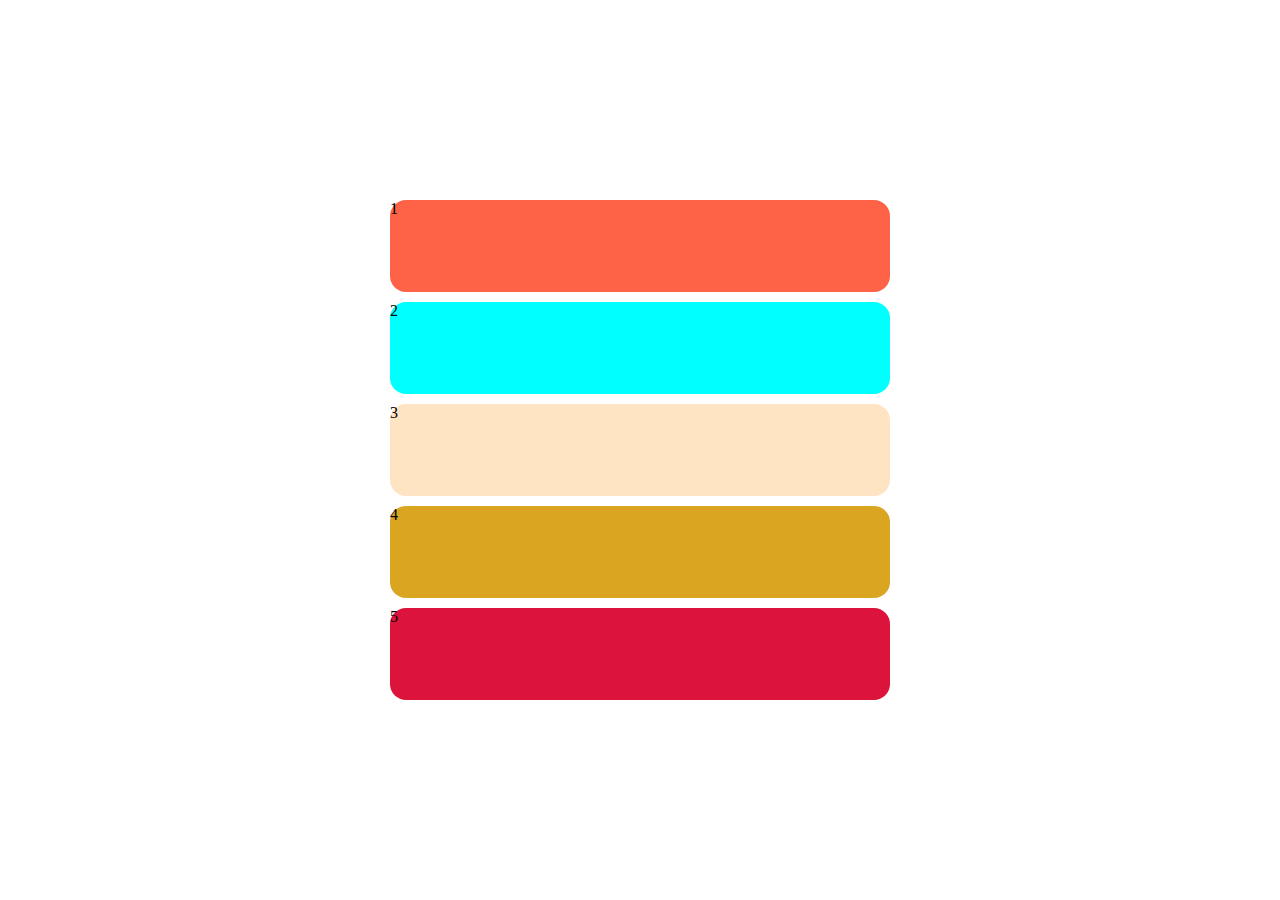
<file: grid project/index.html>
<!DOCTYPE html>
<html lang="en">
<head>
    <meta charset="UTF-8">
    <meta name="viewport" content="width=device-width, initial-scale=1.0">
    <title>Grid Project</title>
    <link rel="stylesheet" href="style.css">
</head>
<body>
    <div class="container">
        <div class="box-one">1</div>
        <div class="box-two">2</div>
        <div class="box-three">3</div>
        <div class="box-four">4</div>
        <div class="box-five">5</div>
   
    </div>
</body>
</html>
</file>
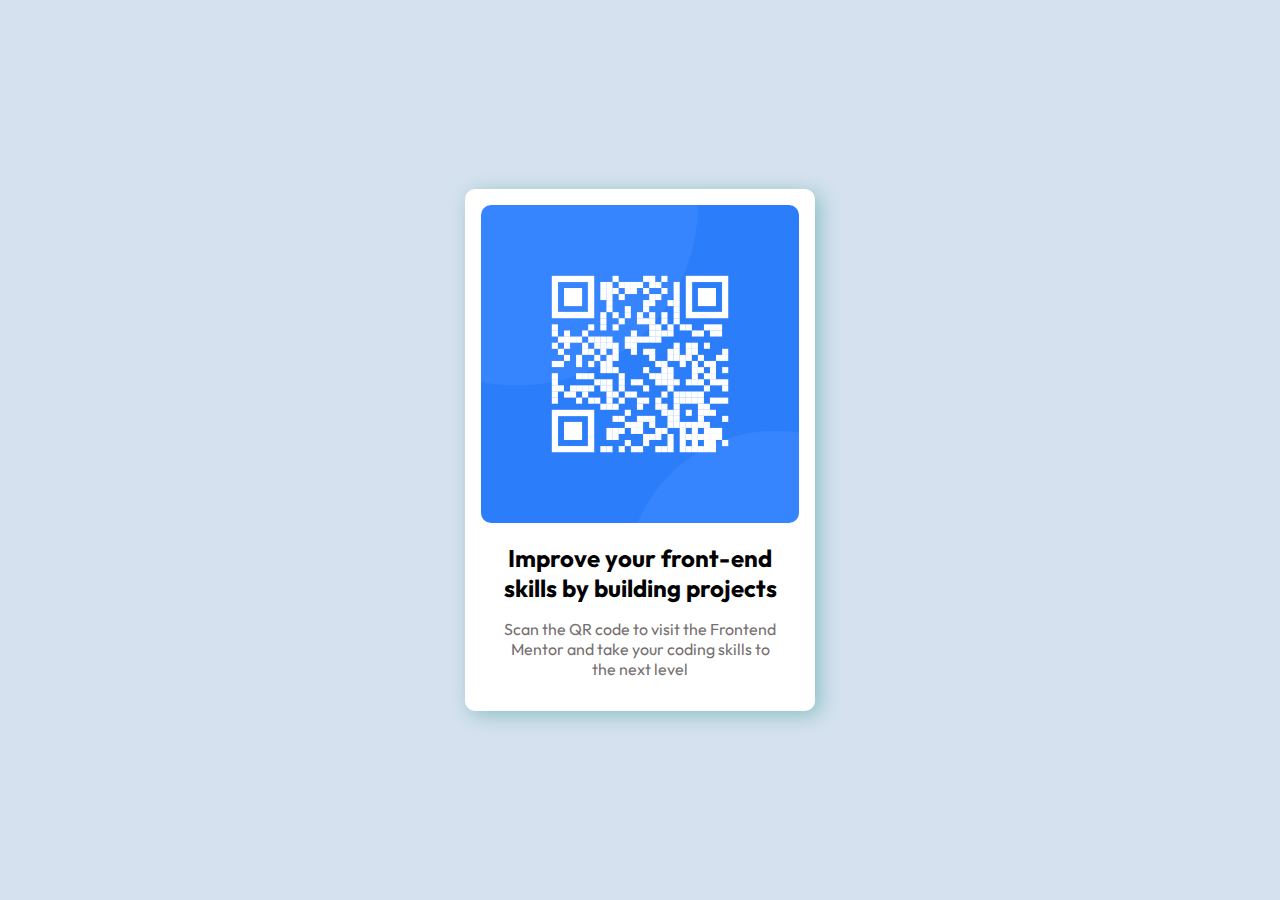
<file: qr code/index.html>
<!DOCTYPE html>
<html lang="en">
<head>
    <meta charset="UTF-8">
    <meta name="viewport" content="width=device-width, initial-scale=1.0">
    <title>Qr Code</title>
    <link rel="stylesheet" href="style.css">
<link rel="preconnect" href="https://fonts.googleapis.com">
<link rel="preconnect" href="https://fonts.gstatic.com" crossorigin>
<link href="https://fonts.googleapis.com/css2?family=Outfit:wght@400&display=swap" rel="stylesheet">
</head>
<body>
   <div class="container">
    <img src="./image-qr-code.png" alt="qr-code-image">
   <div class="container-content">
    <h2>Improve your front-end skills by building projects</h2>
    <p>Scan the QR code to visit the Frontend Mentor and take your coding skills to the next level </p>
   </div>   
</div>
</body>
</html>
</file>
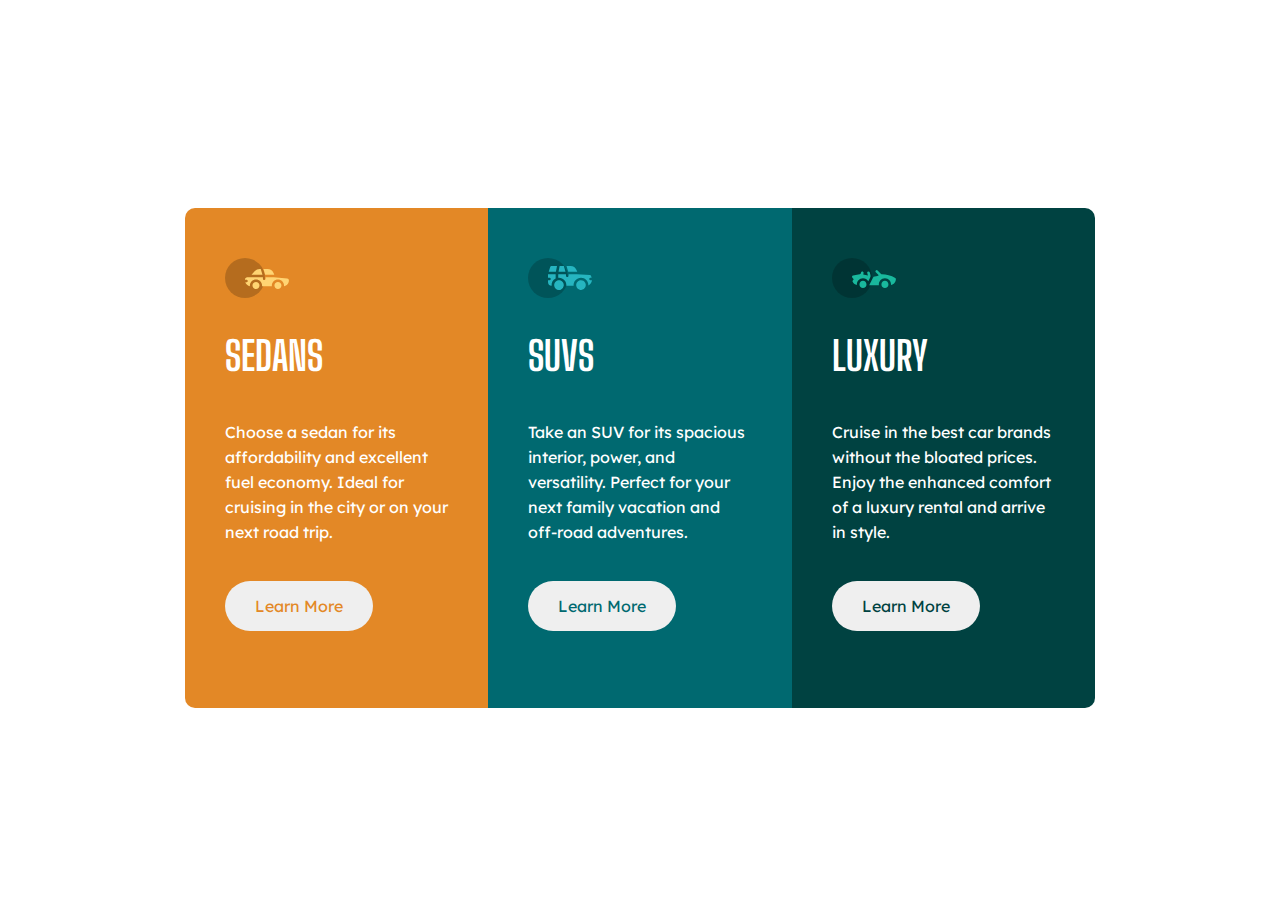
<file: responsive design/index.html>
<!DOCTYPE html>
<html lang="en">
  <head>
    <meta charset="UTF-8" />
    <meta name="viewport" content="width=device-width, initial-scale=1.0" />
    <title>Responsive Card</title>
    <link rel="stylesheet" href="style.css" />
    <link rel="preconnect" href="https://fonts.googleapis.com" />
    <link rel="preconnect" href="https://fonts.gstatic.com" crossorigin />
    <link
      href="https://fonts.googleapis.com/css2?family=Lexend+Deca&display=swap"
      rel="stylesheet"
    />
    <link
      href="https://fonts.googleapis.com/css2?family=Big+Shoulders+Display&display=swap"
      rel="stylesheet"
    />
  </head>

  <body>
    <div class="container">
      <!-- orange-box -->
      <div class="box" id="orange-box">
        <div class="img">
          <svg width="64" height="40" xmlns="http://www.w3.org/2000/svg">
            <g fill="none" fill-rule="evenodd">
              <circle fill="#000" opacity=".201" cx="20" cy="20" r="20" />
              <path
                d="M52.936 24.11c1.942 0 3.517 1.542 3.517 3.445 0 1.903-1.575 3.445-3.517 3.445s-3.516-1.542-3.516-3.445c0-1.903 1.574-3.445 3.516-3.445zm-21.957 0c1.942 0 3.517 1.542 3.517 3.445 0 1.903-1.575 3.445-3.517 3.445s-3.516-1.542-3.516-3.445c0-1.903 1.574-3.445 3.516-3.445zm6.948-4.848v1.429c0 .716.61 1.293 1.348 1.259a1.295 1.295 0 001.225-1.295v-1.393h8.256l13.483 1.313c.956.093 1.676.881 1.676 1.814 0 2.89-2.126 5.303-4.926 5.819.397-3.557-2.458-6.62-6.053-6.62-3.646 0-6.504 3.14-6.039 6.723h-9.879c.466-3.588-2.397-6.722-6.039-6.722-3.595 0-6.45 3.062-6.052 6.62-2.14-.398-3.916-1.912-4.61-3.931h1.142c.731 0 1.32-.598 1.285-1.322-.033-.678-.629-1.2-1.322-1.2H20v-.251c0-1.274 1.066-2.243 2.306-2.243h15.62zM42.59 11c2.645 0 4.99 1.556 5.972 3.963l.726 1.779H40.17L38.413 11h4.178zm-6.865 0l1.758 5.741H26.505l3.357-3.654A6.502 6.502 0 0134.644 11h1.082z"
                fill="#FFD473"
                fill-rule="nonzero"
              />
            </g>
          </svg>
        </div>
        <div class="card-content">
          <h1 class="heading-sty">SEDANS</h1>
          <p class="para-sty">
            Choose a sedan for its affordability and excellent fuel economy.
            Ideal for cruising in the city or on your next road trip.
          </p>

          <button class="btn-sty btn-sty-orange">Learn More</button>
        </div>
      </div>
      <!-- green-box -->
      <div class="box" id="green-box">
        <div class="img">
          <svg width="64" height="40" xmlns="http://www.w3.org/2000/svg">
            <g fill="none" fill-rule="evenodd">
              <circle fill="#000" opacity=".201" cx="20" cy="20" r="20" />
              <path
                d="M31.002 22.358c2.917 0 5.18 2.593 4.762 5.506a4.828 4.828 0 01-2.962 3.778 4.797 4.797 0 01-5.3-1.165c-1.188-1.26-1.235-2.613-1.263-2.613-.42-2.924 1.857-5.506 4.763-5.506zm22 0c3.457 0 5.798 3.567 4.41 6.744A4.816 4.816 0 0152.3 31.94a4.826 4.826 0 01-4.06-4.077c-.42-2.915 1.846-5.506 4.762-5.506zm-15.04-6.083v1.462a1.29 1.29 0 001.352 1.29c.693-.033 1.227-.631 1.227-1.326v-1.426h8.3l13.056.716a1.29 1.29 0 011.164.917c.27.895.446 1.477.563 1.87h-1.047c-.694 0-1.291.534-1.324 1.228a1.29 1.29 0 001.288 1.352h1.445c-.164 2.225-1.57 4.193-3.6 5.05.13-4.212-3.255-7.63-7.384-7.63-4.317 0-7.762 3.718-7.358 8.086h-7.285c.43-4.655-3.503-8.531-8.131-8.046v-3.543h7.734zm-10.312 0v4.308a7.4 7.4 0 00-4.006 7.274 3.874 3.874 0 01-3.642-3.864v-1.635h1.46a1.29 1.29 0 000-2.58h-1.461v-3.213l.003-.29h7.646zm14.986-8.196c2.65 0 5 1.592 5.984 4.055l.63 1.579a5.525 5.525 0 01-.065-.004l-.026-.002-.034-.002-.022-.002a4.178 4.178 0 00-.224-.006l-.098-.001h-.039l-.136-.001h-.052l-.326-.001H40.211L38.528 8.08zm-13.632 0l-1.122 5.616h-7.144l1.47-4.71a1.29 1.29 0 011.231-.906h5.565zm6.832 0l1.683 5.615h-7.007l1.121-5.615h4.203z"
                fill="#26B5C0"
                fill-rule="nonzero"
              />
            </g>
          </svg>
        </div>
        <div class="card-content">
          <h1 class="heading-sty">SUVS</h1>
          <p class="para-sty">
            Take an SUV for its spacious interior, power, and versatility.
            Perfect for your next family vacation and off-road adventures.
          </p>
          <button class="btn-sty btn-sty-green">Learn More</button>
        </div>
      </div>
      <!-- darkgreen-box -->

      <div class="box" id="darkgreen-box">
        <div class="img">
          <svg width="64" height="40" xmlns="http://www.w3.org/2000/svg">
            <g fill="none" fill-rule="evenodd">
              <circle fill="#000" opacity=".201" cx="20" cy="20" r="20" />
              <path
                d="M30.98 22.835c1.941 0 3.516 1.604 3.516 3.583 0 1.978-1.575 3.582-3.517 3.582s-3.516-1.604-3.516-3.582c0-1.979 1.574-3.583 3.516-3.583zm21.956 0c1.942 0 3.517 1.604 3.517 3.583 0 1.978-1.575 3.582-3.517 3.582s-3.516-1.604-3.516-3.582c0-1.979 1.574-3.583 3.516-3.583zm-9.143-10.45a1.27 1.27 0 011.819 0l3.715 3.784c4.444-.115 9.7 1.142 13.964 3.753.387.237.624.664.624 1.124 0 3.006-2.126 5.514-4.926 6.05.397-3.698-2.458-6.882-6.053-6.882-3.646 0-6.504 3.264-6.039 6.99h-9.669c.76-1.544.993-2.026 1.337-2.711l.082-.162c.421-.835 1.056-2.07 2.883-5.65 1.68-.023 3.47-.408 5.247-1.403l-2.984-3.04a1.328 1.328 0 010-1.854zm-7.68 1.064c.683-.2 1.395.202 1.592.898l.749 2.652a3.46 3.46 0 01-.247 2.51l-1.733 3.395-.216.424c-1.07-1.89-3.06-3.114-5.279-3.114-3.595 0-6.45 3.184-6.052 6.885-1.832-.347-3.414-1.537-4.278-3.276a1.331 1.331 0 01.117-1.376l.955-1.303-1.325-1.295c-.751-.735-.376-2.024.64-2.231l6.614-1.346.13-.026c.092-.019.145-.03.157-.031.314-.146 1.07-.591 1.07-1.506 0-.734.592-1.327 1.316-1.31.712.016 1.268.662 1.256 1.388a4.11 4.11 0 01-.348 1.611 22.69 22.69 0 014.7 1.146l-.7-2.473a1.314 1.314 0 01.882-1.622z"
                fill="#19B89D"
                fill-rule="nonzero"
              />
            </g>
          </svg>
        </div>
        <div class="card-content">
          <h1 class="heading-sty">LUXURY</h1>
          <p class="para-sty">
            Cruise in the best car brands without the bloated prices. Enjoy the
            enhanced comfort of a luxury rental and arrive in style.
          </p>

          <button class="btn-sty btn-sty-darkgreen">Learn More</button>
        </div>
      </div>
    </div>
  </body>
</html>
</file>
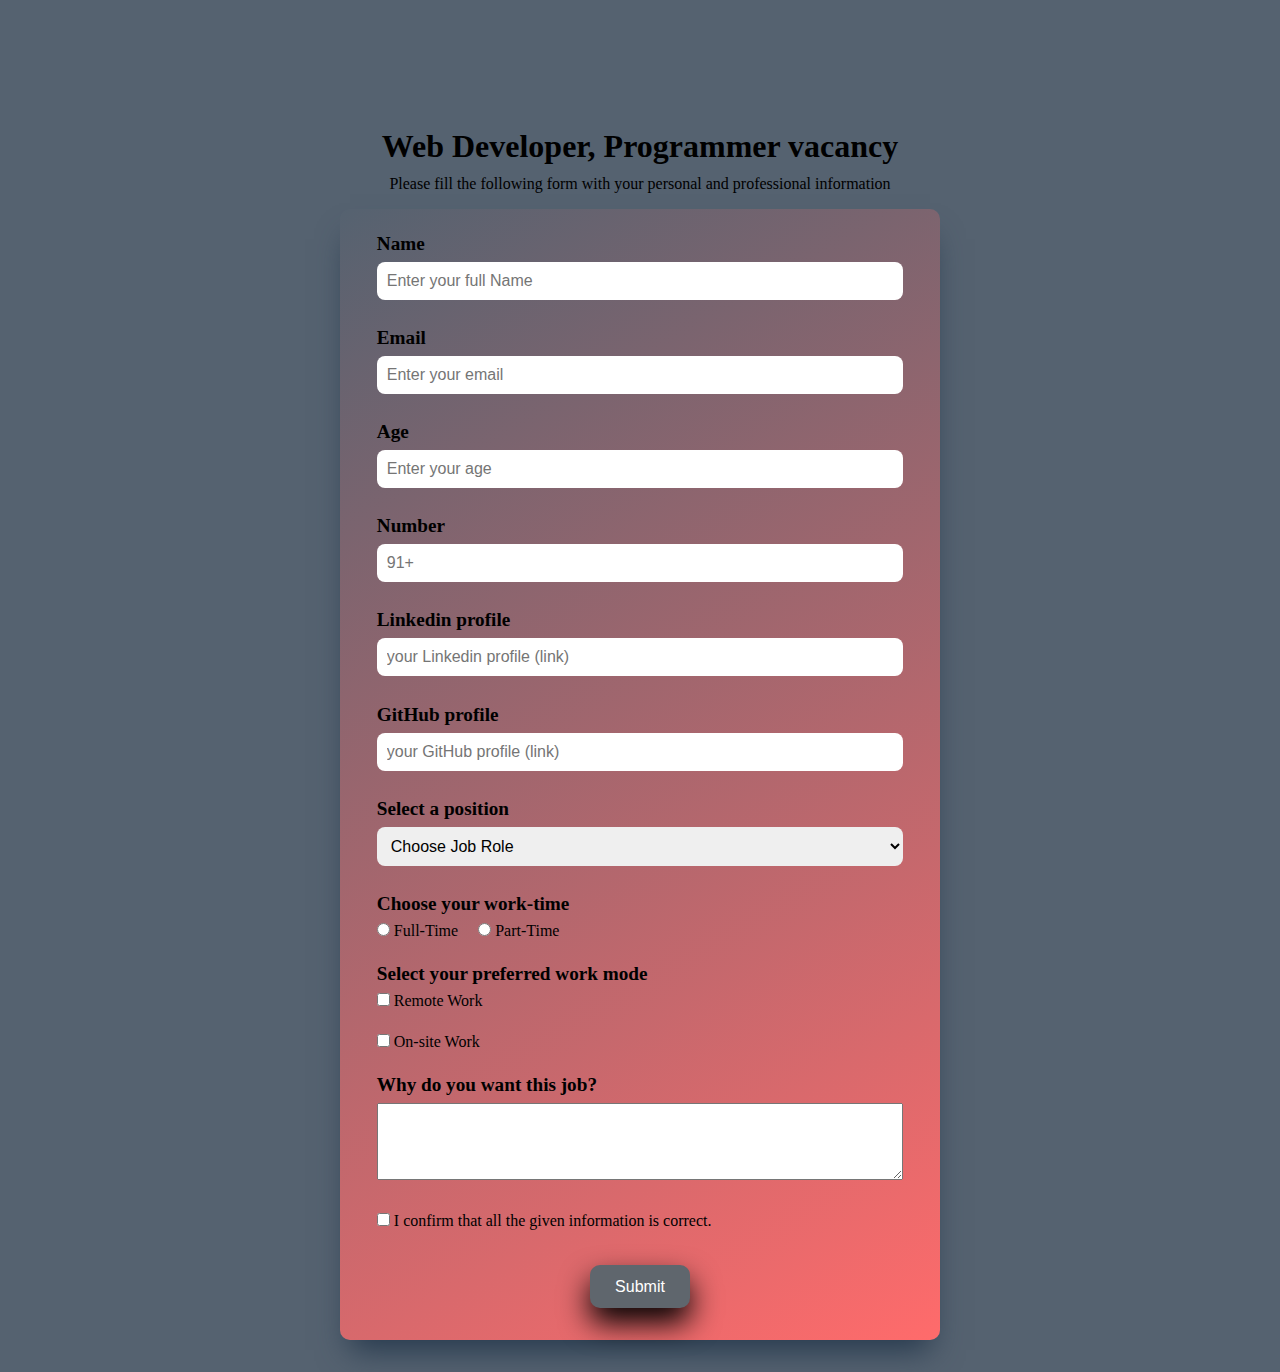
<file: survey form/index.html>
<!DOCTYPE html>
<html lang="en">

<head>
    <meta charset="UTF-8">
    <meta name="viewport" content="width=device-width, initial-scale=1.0">
    <title>web Developer Job Survey</title>
    <link rel="stylesheet" href="style.css">
</head>

<body>
    <h1 id="title">Web Developer, Programmer vacancy</h1>
    <p id="description">Please fill the following form with your personal and professional information</p>
    <div class="form-sty">
        <form action="" id="survey-form">
            <label class="label-sty" id="name-label" for="name">Name</label>
            <input type="text" name="" id="name" placeholder="Enter your full Name" required>
            <label for="email" id="email-label" class="label-sty">Email</label>
            <input type="email" name="" id="email" placeholder="Enter your email" required>
            <label for="number" id="number-label" class="label-sty">Age</label>
            <input type="number" name="" id="number" placeholder="Enter your age" min=19 max=45 required>
            <label class="label-sty">Number</label>
            <input type="text" name="" id="" placeholder="91+">
            <label class="label-sty">Linkedin profile</label>
            <input type="text" name="" id="" placeholder="your Linkedin profile (link)" required>
            <label for="github" class="label-sty">GitHub profile</label>
            <input type="text" name="" id="" placeholder="your GitHub profile (link)" required>
            <label class="label-sty">Select a position</label>
            <select id="dropdown" required>
                <option>Choose Job Role</option>
                <option>Frontend Developer</option>
                <option>Backend Developer</option>
                <option>Full stack Developer</option>
            </select>
            <label class="label-sty">Choose your work-time</label>
            <div>
                <input type="radio" id="full-time" name="availability" value="job"><label for="full-time"
                    class="radio-sty"> Full-Time</label></input>
                <input type="radio" id="part-time" name="availability" value="job"><label class="radio-sty"
                    for="part-time"> Part-Time</label></input>
            </div>
            <label class="label-sty">Select your preferred work mode</label>

            <div>
                <input type="checkbox" value="remote" id="remote" name="work_mode">
                <label for="remote">Remote Work</label>
            </div>

            <div>
                <input value="onsite" type="checkbox" id="onsite" name="work_mode">
                <label for="onsite">On-site Work</label>
            </div>
            <label for="message" class="label-sty">Why do you want this job?</label>
            <textarea id="message" rows="5" cols="10"></textarea>
            <p class="para-sty">
                <input for="agree" type="checkbox" value="checkbox" required>
                <label for="agree">I confirm that all the given information is correct.</label>
            </p>
            <input id="submit" type="submit"></button>
        </form>
    </div>

</body>

</html>
</file>
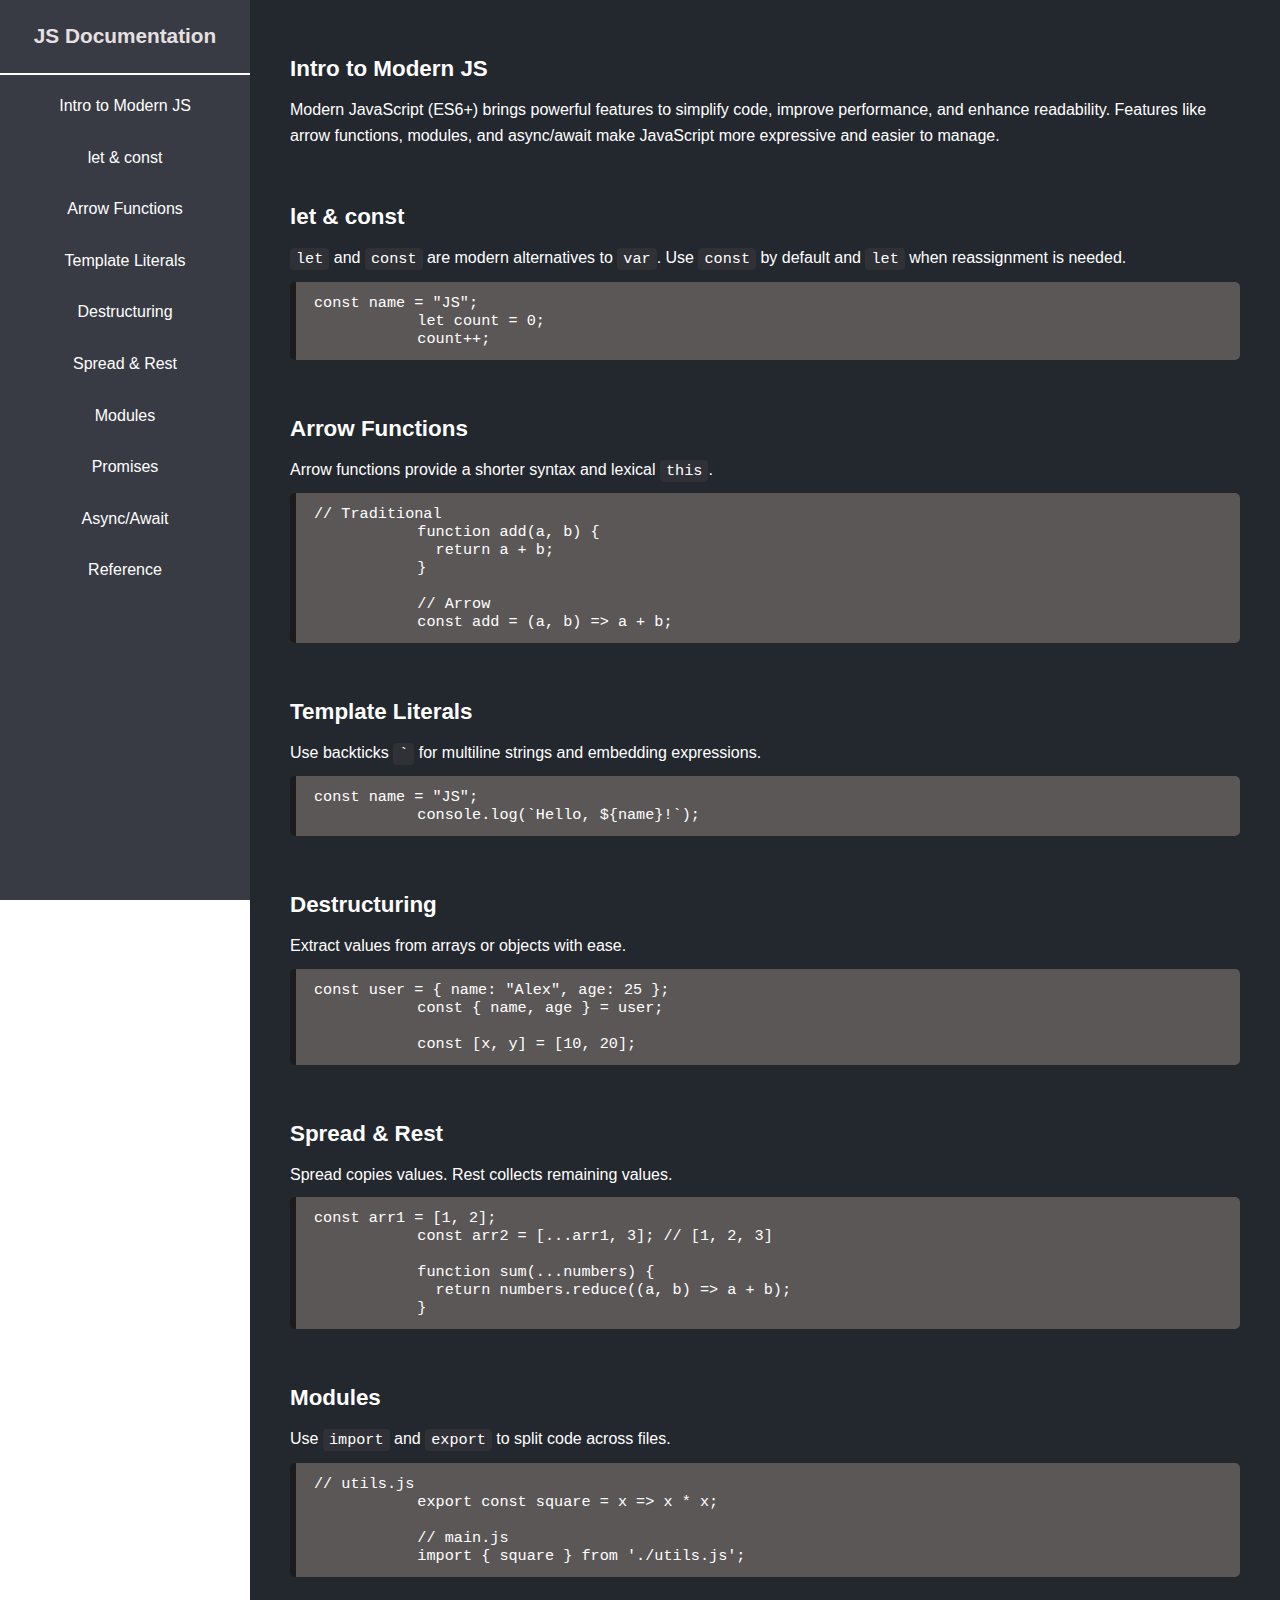
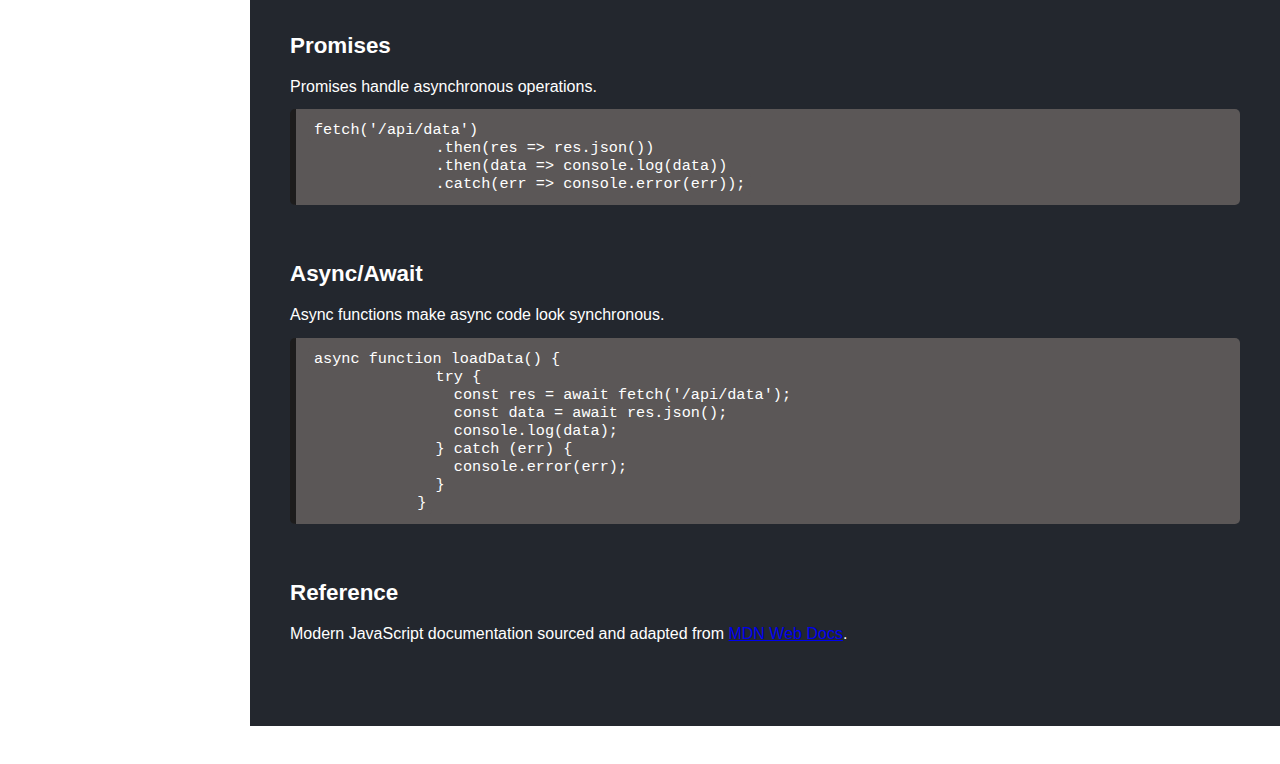
<file: technical documentation/index.html>
<!DOCTYPE html>
<html lang="en">

<head>
    <meta charset="UTF-8">
    <meta name="viewport" content="width=device-width, initial-scale=1.0">
    <title>Document</title>
    <link rel="stylesheet" href="style.css">
    <link rel="preconnect" href="https://fonts.googleapis.com">
    <link rel="preconnect" href="https://fonts.gstatic.com" crossorigin>
    <link href="https://fonts.googleapis.com/css2?family=Inter:wght@400;600;700&family=Fira+Code&display=swap">
</head>

<body>
    <main>
        <div class="left_container">
            <h2>JS Documentation</h2>
            <ul>
                <li><a href="#intro">Intro to Modern JS</a></li>
                <li><a href="#let_const">let & const</a></li>
                <li><a href="#arrow_functions">Arrow Functions</a></li>
                <li><a href="#template_literals">Template Literals</a></li>
                <li><a href="#destructuring">Destructuring</a></li>
                <li><a href="#spread_rest">Spread & Rest</a></li>
                <li><a href="#modules">Modules</a></li>
                <li><a href="#promises">Promises</a></li>
                <li><a href="#async_await">Async/Await</a></li>
                <li><a href="#reference">Reference</a></li>
            </ul>
        </div>
        <div class="right_container">
            <section id="intro">
                <h2>Intro to Modern JS</h2>
                <p>Modern JavaScript (ES6+) brings powerful features to simplify code, improve performance, and enhance
                    readability. Features like arrow functions, modules, and async/await make JavaScript more expressive
                    and easier to manage.</p>
            </section>

            <section id="let_const">
                <h2>let & const</h2>
                <p><code>let</code> and <code>const</code> are modern alternatives to <code>var</code>. Use
                    <code>const</code> by default and <code>let</code> when reassignment is needed.
                </p>
                <pre><code>const name = "JS";
            let count = 0;
            count++;</code></pre>
            </section>
            <section id="arrow_functions">
                <h2>Arrow Functions</h2>
                <p>Arrow functions provide a shorter syntax and lexical <code>this</code>.</p>
                <pre><code>// Traditional
            function add(a, b) {
              return a + b;
            }
            
            // Arrow
            const add = (a, b) => a + b;</code></pre>
            </section>
            <section id="template_literals">
                <h2>Template Literals</h2>
                <p>Use backticks <code>`</code> for multiline strings and embedding expressions.</p>
                <pre><code>const name = "JS";
            console.log(`Hello, ${name}!`);</code></pre>
            </section>

            <section id="destructuring">
                <h2>Destructuring</h2>
                <p>Extract values from arrays or objects with ease.</p>
                <pre><code>const user = { name: "Alex", age: 25 };
            const { name, age } = user;
            
            const [x, y] = [10, 20];</code></pre>
            </section>
            <section id="spread_rest">
                <h2>Spread & Rest</h2>
                <p>Spread copies values. Rest collects remaining values.</p>
                <pre><code>const arr1 = [1, 2];
            const arr2 = [...arr1, 3]; // [1, 2, 3]
            
            function sum(...numbers) {
              return numbers.reduce((a, b) => a + b);
            }</code></pre>
            </section>

            <section id="modules">
                <h2>Modules</h2>
                <p>Use <code>import</code> and <code>export</code> to split code across files.</p>
                <pre><code>// utils.js
            export const square = x => x * x;
            
            // main.js
            import { square } from './utils.js';</code></pre>
            </section>

            <section id="promises">
                <h2>Promises</h2>
                <p>Promises handle asynchronous operations.</p>
                <pre><code>fetch('/api/data')
              .then(res => res.json())
              .then(data => console.log(data))
              .catch(err => console.error(err));</code></pre>
            </section>

            <section id="async_await">
                <h2>Async/Await</h2>
                <p>Async functions make async code look synchronous.</p>
                <pre><code>async function loadData() {
              try {
                const res = await fetch('/api/data');
                const data = await res.json();
                console.log(data);
              } catch (err) {
                console.error(err);
              }
            }</code></pre>
            </section>

            <section id="reference">
                <h2>Reference</h2>
                <p>Modern JavaScript documentation sourced and adapted from <a
                        href="https://developer.mozilla.org/en-US/docs/Web/JavaScript">MDN Web Docs</a>.</p>
            </section>


        </div>

    </main>
</body>

</html>
</file>
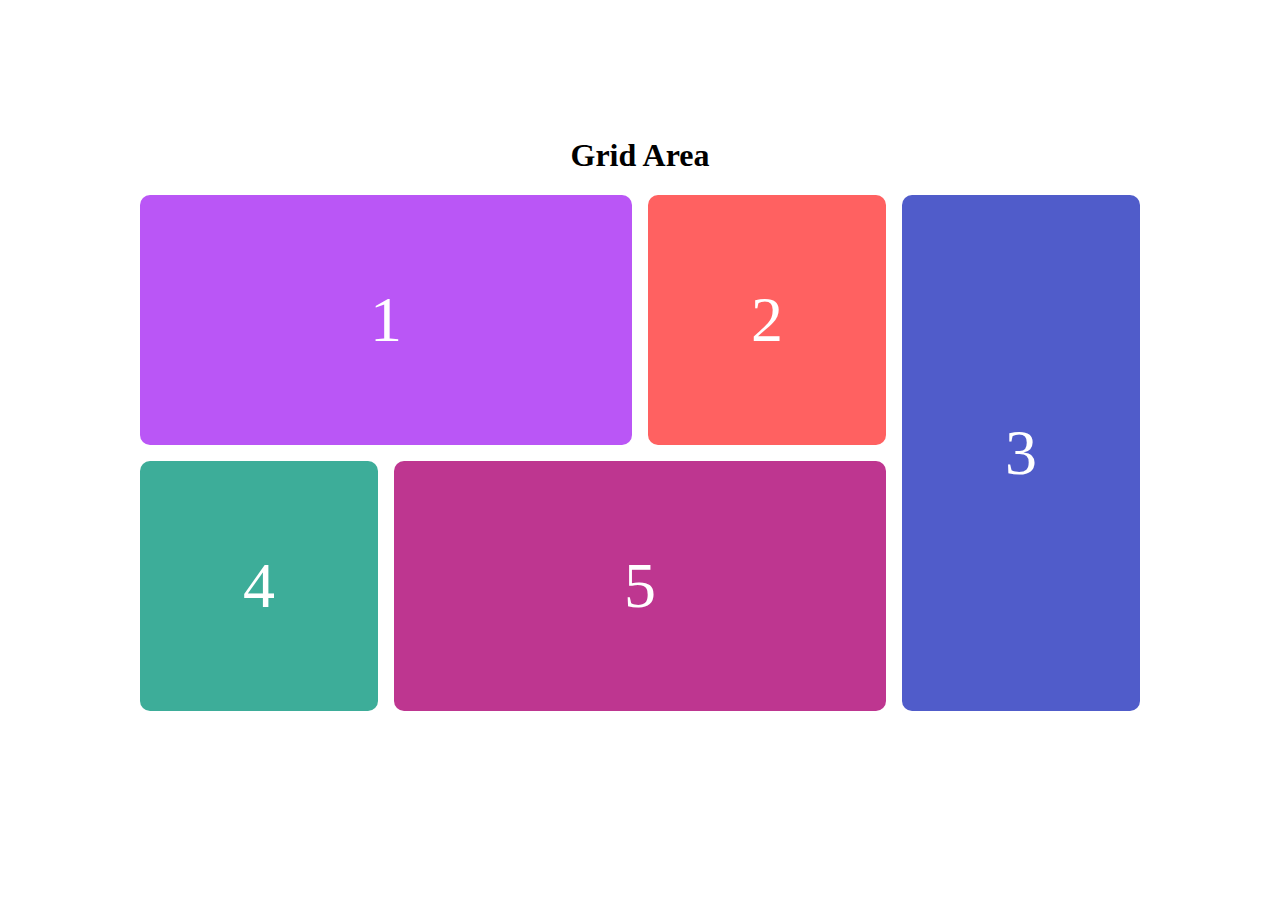
<file: grid project/Grid Area/index.html>
<!DOCTYPE html>
<html lang="en">
<head>
    <meta charset="UTF-8">
    <meta name="viewport" content="width=device-width, initial-scale=1.0">
    <title>grid area</title>
    <link rel="stylesheet" href="style.css">
</head>
<body>
    <h1>Grid Area</h1>
    <div class="container">
        <div id="box" class="purple-box">1</div>
        <div id="box" class="orange-box">2</div>
        <div id="box" class="blue-box">3</div>
        <div id="box" class="green-box">4</div>
        <div id="box" class="pink-box">5</div>
    </div>
</body>
</html>
</file>
<file: grid project/style.css>
*{
    margin: 0;
    padding: 0;
    box-sizing: border-box;
}
body{
min-height: 100vh;
display: flex;
justify-content: center;
align-items: center;

}
.container{
    width: 100%;
    max-width: 500px;
    min-height: 500px;
    display: grid;
   row-gap: 10px;
}
.box-one{
 background-color: tomato;
 border-radius: 16px;
 
}
.box-two{
    background-color: aqua;
 border-radius: 16px;


}
.box-three{
    background-color: bisque;
     border-radius: 16px;

}
.box-four{
    background-color: goldenrod;
     border-radius: 16px;


}
.box-five{
    background-color: crimson;
     border-radius: 16px;

}
.box-six{
    background-color: orange;
     border-radius: 16px;

}
</file>
<file: qr code/style.css>
*{
    margin: 0;
    padding: 0;
    box-sizing: border-box;
}
body{
    background-color: #D5E1EF;
    min-height: 100vh;
    display: flex;
    justify-content: center;
    align-items: center;
    font-family: 'Outfit';
}
.container{
    width: 100%;
    max-width: 350px;
    background-color: white;
    padding: 16px 16px 32px 16px;
    border-radius: 10px;
    box-shadow: 5px 4px 20px rgb(139, 192, 194);
    
}
.container img{
    width:100%;
    max-width: 330px;
    border-radius: 10px;
}
.container-content{
    margin-inline: 20px;
    margin-top: 16px;
}
.container-content h2{
    font-size: 1.5em;
    text-align: center;
  margin-bottom: 16px;
  font-weight: 400px;

}
.container-content p{
    text-align: center;
    color: rgb(118, 112, 112);

}
</file>
<file: responsive design/style.css>
* {
  box-sizing: border-box;
}

body {
  min-height: 100vh;
  display: flex;
  justify-content: center;
  align-items: center;
}
.container {
  max-width: 910px;
  margin-inline: 25px;
  margin-block: 20px;
  display: flex;
  
  
  border-radius:10px 10px 10px 10px ;
  overflow: hidden;
}
.box {
  width: 100%;
  min-height: 500px;
}
#orange-box {
  background-color: #e38826;
  /* border-radius: 10px 10px 0px 0px; */
}
#green-box {
  background-color: #006970;
}
#darkgreen-box {
  background-color: #004241;
  /* border-radius: 0px 0px 10px 10px; */
}
.img {
  padding: 50px 0px 0px 40px;
}
.card-content {
  padding: 0px 40px 0px 40px;
}
.heading-sty {
  margin-top: 30px;
  font-family: "Big Shoulders Display";
  font-size: 2.5em;
  color: #ffff;
}
.para-sty {
  font-family: "Lexend Deca";
  color: #ffffff;
  margin-top: 40px;
  line-height: 25px;
  font-size: 16px;
  font-weight: 400;
}
.btn-sty {
  margin-top: 20px;

  border: none;
  padding: 15px 30px 15px 30px;
  border-radius: 25px;

  font-family: "Lexend Deca";
  font-size: 16px;
}
.btn-sty-orange {
  color: #e38826;
}
.btn-sty-orange:hover {
  background-color: #e38826;
  color: #ffffff;
  border: 2px solid white;
}

.btn-sty-green {
  color: #006970;
}
.btn-sty-green:hover {
  background-color: #006970;
  color: #ffffff;
  border: 2px solid white;
}

.btn-sty-darkgreen {
  color: #004241;
}
.btn-sty-darkgreen:hover {
  background-color: #004241;
  color: #ffffff;
  border: 2px solid white;
}

@media (max-width: 1000px) {
  .container {
    flex-direction: column;
    max-width: 400px;
  }
  .box {
    width: unset;
        width: auto;
  }
  #orange-box {
    border-radius: 10px 10px 0px 0px;
  }
  #darkgreen-box {
    border-radius: 0px 0px 10px 10px;
  }
}
</file>
<file: survey form/style.css>
* {
  margin: 0;
  padding: 0;
  box-sizing: border-box;
}
body {
  background-color: #556270;
  display: flex;
  align-items: center;
  flex-direction: column;
  font-family: cursive;
  padding: 2em 2em;
}
#title {
  margin-top: 3em;
  margin-bottom: 0.3em;
}
#description{
  margin-bottom: 1em;
}
.form-sty {
  width: 100%;
  max-width:600px;
  background: linear-gradient(150deg, #556270, #ff6b6b);
  border-radius: 10px;
  box-shadow: rgb(38, 57, 77) 0px 20px 30px -10px;

  
}
#survey-form {
  display: flex;
  justify-content: flex-start;
  flex-direction: column;
  margin-inline: 2.3em;
  padding-top: 1.5em;
}
.label-sty {
  font-size: 1.2em;
  font-weight: 600;
  margin-bottom: 7px;
}
input{
  padding: 10px 10px;
  border: none;
  border-radius: 8px;
  margin-bottom: 1.7em;
  font-size: 1em;
}
#dropdown{
   padding: 10px 10px;
  border: none;
  border-radius: 8px;
  margin-bottom: 1.7em;
  font-size: 1em;
}
fieldset {
  border: none;
}
.radio-sty {
  margin-top: 1em;
  margin-right: 1em;
}
.para-sty {
  margin: 2em 0em 0em 0em;
}
#submit{
  border: none;
  width: 100%;
  max-width: 100px;
  position: relative;
  margin: auto;
  inset: 0;
  margin-top: 0.7em;
  margin-bottom: 2em;
  padding: 0.8em 1em;
  font-weight: 500;
  border-radius: 10px;
  background-color: #5f666d;
  color: white;
  box-shadow: 0px 15px 30px black;
}
</file>
<file: technical documentation/style.css>
* {
  margin: 0;
  box-sizing: border-box;
}
body {
  font-family: 'Inter', sans-serif;
  width: 100%;
}
main {
    display: flex;
}
/* left_conatiner style */
.left_container {
  width: 100%;
  max-width: 250px;
  background-color: #383b43;
  color: rgb(230, 224, 224);
  padding: 24px 0px;
  height: 100vh;
  top: 0;
  position: sticky;
  overflow-y: auto;
  flex-shrink: 1;
}
.left_container h2 {
  font-size: 1.3rem;
  text-align: center;
  font-weight: 700;
  margin-bottom: 25px;
}
.left_container ul {
  list-style: none;
  padding: 0px  10px;
  border-top: 2px solid #fff;
}
.left_container  li {
  margin: 10px 0;
  text-align: center;
}
.left_container ul li a {
  color: #fff;
  text-decoration: none;
  font-weight: 500;
  display: block;
  padding: 8px 10px;
  border-radius: 5px;
  transition: background 0.2s ease;
}
.left_container a:hover {
  background: #fff;
  color: #000;
}
/* right_container */
.right_container {
  width: 100%;
  background-color: #23272e;
  color: white;
  padding: 40px;
  overflow-y: auto;
}
.right_container section {
  margin-bottom: 40px;
  padding-top: 16px;
}
.right_container h2 {
  font-size: 1.4rem;
  margin-bottom: 15px;
  color: #ffff;
}
.right_container p,
ul {
  font-size: 1rem;
  line-height: 1.6;
}
.right_container code {
  font-family: 'Fira Code', monospace;
  background:rgba(95, 90, 90 , 0.2);
  padding: 2px 6px;
  border-radius: 4px;
  font-size: 0.95rem;
}
.right_container pre {
  width: 100%;
  background: #5b5757;
  padding: 12px;
  border-left: 6px solid #1d1c1c;
  overflow-x: auto;
  font-family: 'Fira Code', monospace;
  border-radius: 5px;
  margin-top: 10px;
  color: #fff;
}
@media(max-width:700px){
  .left_container{
    max-width: 200px;
  }
}
@media(max-width:500px){
  main{
    flex-direction: column;
  }
  .left_container{
    max-width: 500px;
    height: 90vh;
    position: static;
        border-bottom: 2px solid #000;
  }
}
</file>
<file: grid project/Grid Area/style.css>
/* GRID Desgin Using Grid Area  */

* {
  box-sizing: border-box;
}
body {
  display: flex;
  flex-direction: column;
  align-items: center;
  margin-inline: 20px;
}
h1 {
  text-align: center;
}
.container {
  width: 100%;
  max-width: 500px;
  display: grid;
  grid-template-areas: 
  'purple'
  'orange'
  'blue'
  'green'
  'pink'
  ;
  gap: 16px;
}
#box {
  width: 100%;
  max-width: 500px;
  min-height: 200px;
  border-radius: 10px;
  font-size: 4rem;
  color: white;
  display: flex;
  justify-content: center;
  align-items: center;
}
.purple-box {
  background-color: #ba56f6;
}
.orange-box {
  background-color: #ff6161;
}
.blue-box {
  background-color: #505cca;
}
.green-box {
  background-color: #3dad99;
}
.pink-box {
  background-color: #be3690;
}
@media (min-width: 600px) {
  .container {
    max-width: 700px;
    grid-template-areas: 
    'purple purple'
    'orange blue'
    'green blue'
    'pink pink'
    ;
  }
  #box{
    max-width:700px;
    
  }
  .purple-box{
    grid-area: purple;
  }
  .blue-box{
    grid-area: blue;
  }
  .pink-box{
    grid-area: pink;
  }
}
@media(min-width:1000px){
    body{
        min-height: 90vh;
        justify-content: center;
    }
    .container{
        max-width: 1000px;
        grid-template-columns: repeat(4,1fr);
        grid-template-rows: repeat(2,1fr);
        grid-template-areas: 
        'purple purple orange blue'
        'green pink pink blue'

        ;
    }
    #box{
        min-height: 250px;
    }
}
</file>
